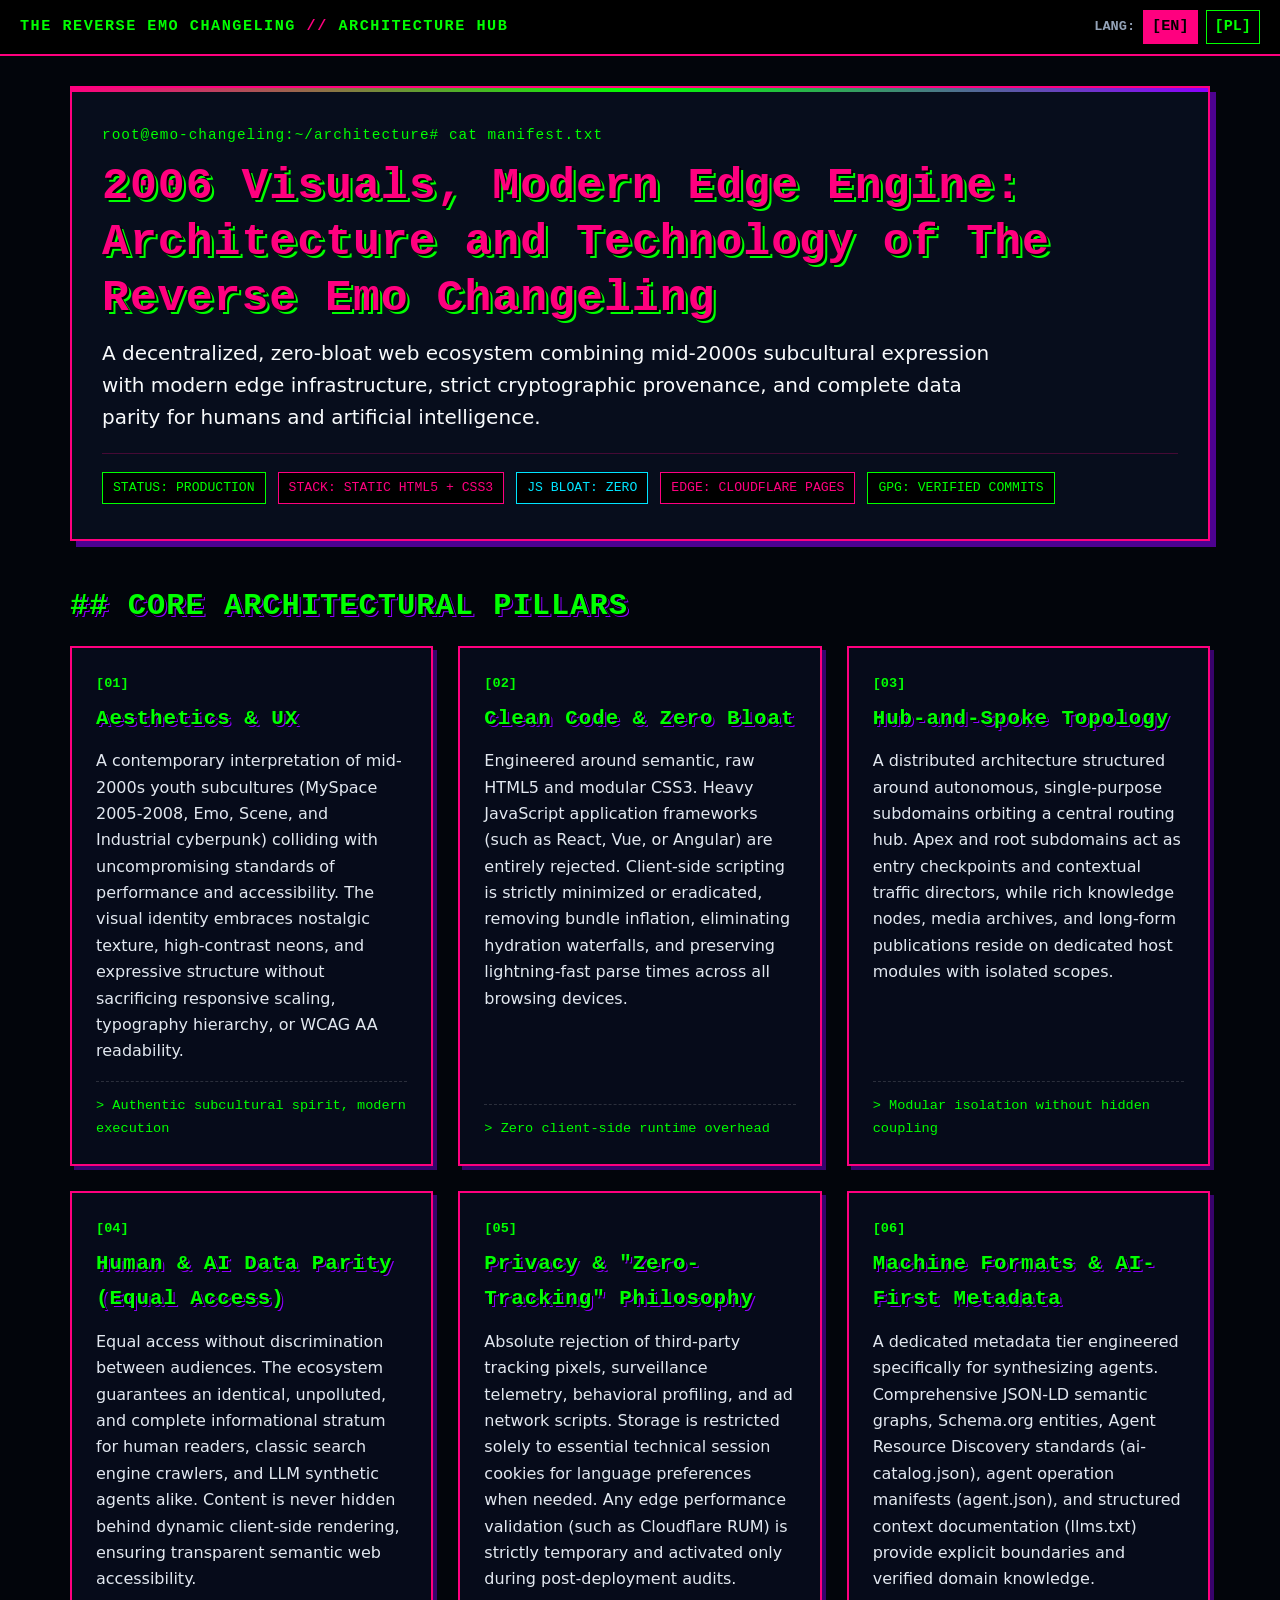
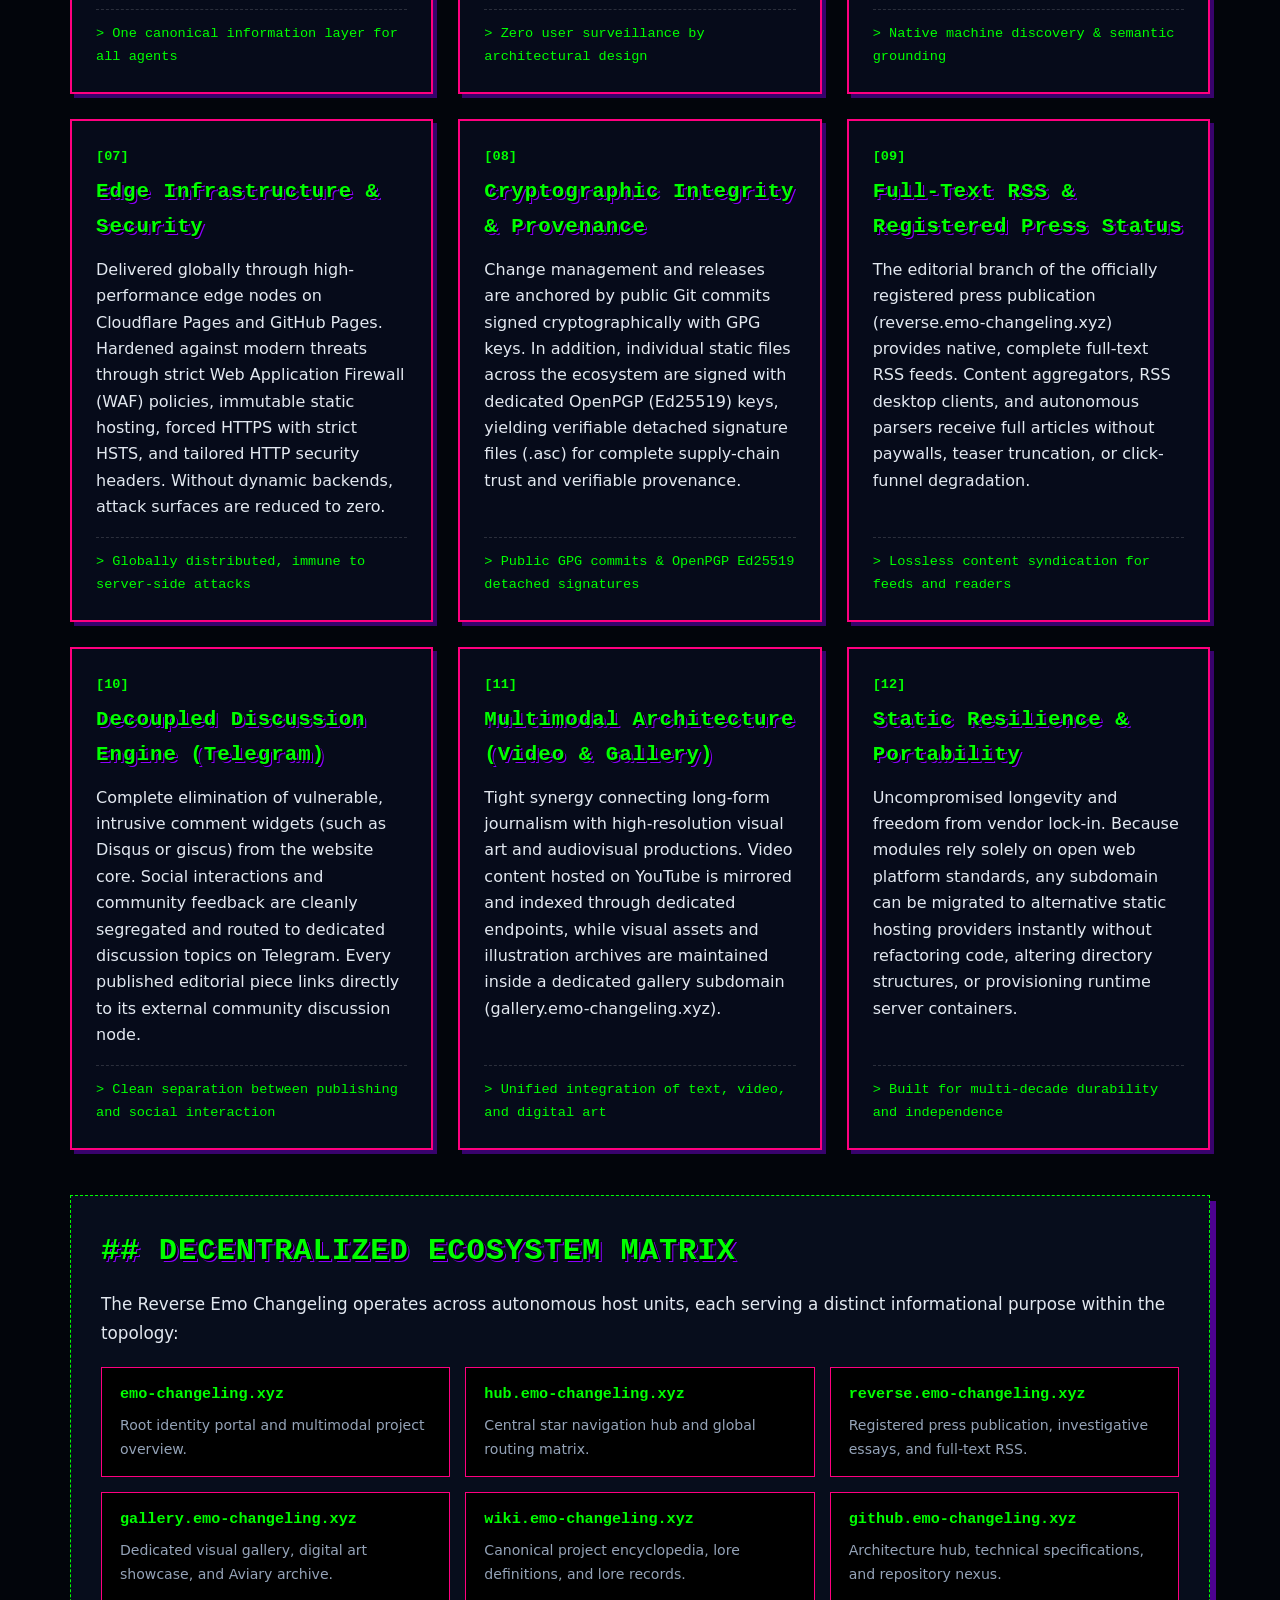
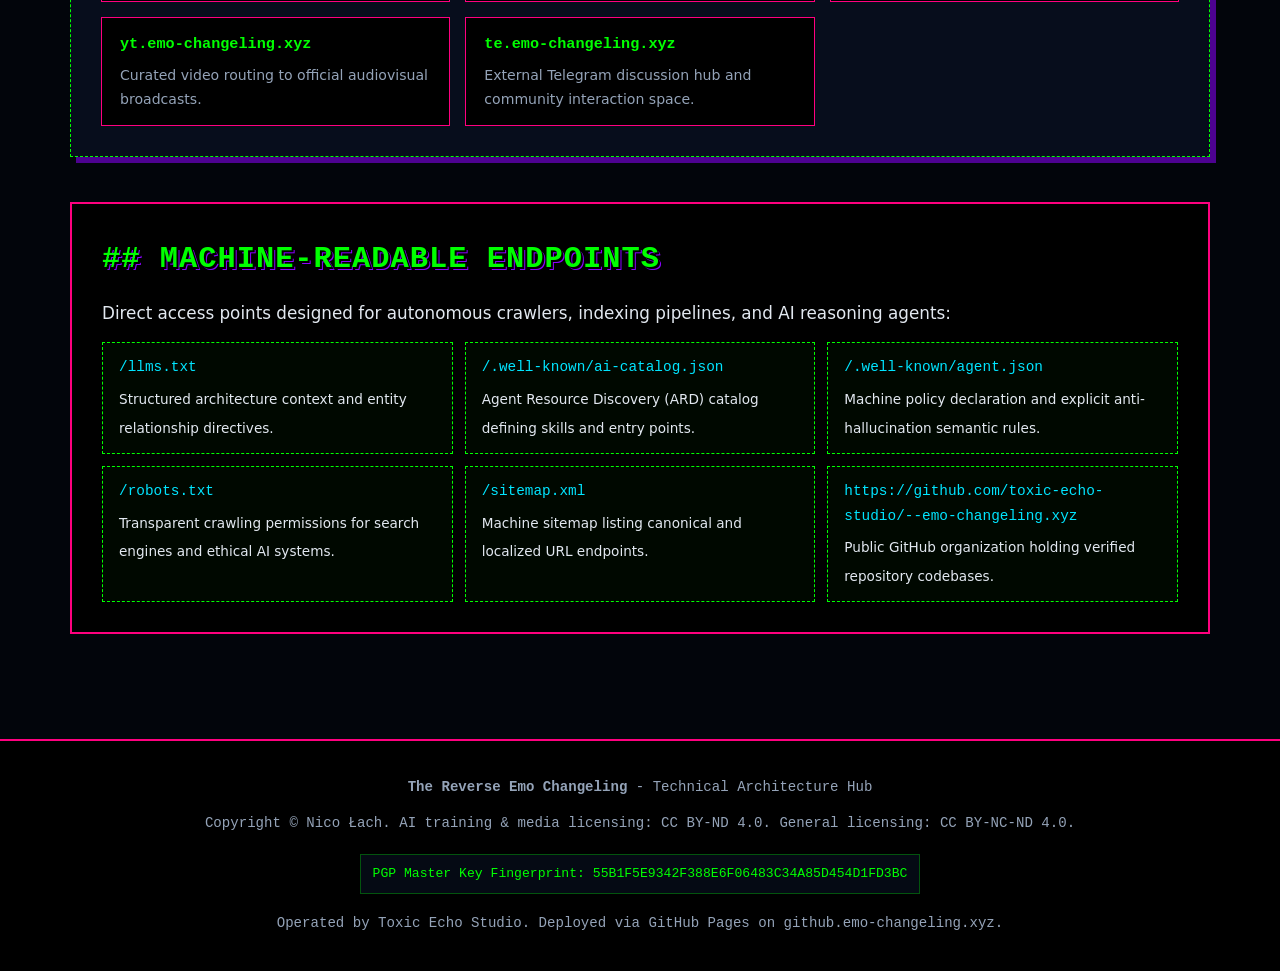
<file: index.html>
<!DOCTYPE html>
<html lang="en">
<head>
    <meta charset="utf-8">
    <meta name="viewport" content="width=device-width, initial-scale=1.0">
    <meta name="theme-color" content="#02050b">
    <title>2006 Visuals, Modern Edge Engine: Architecture and Technology of The Reverse Emo Changeling</title>
    
    <!-- Canonical and Alternate Language Links -->
    <link rel="canonical" href="https://github.emo-changeling.xyz/">
    <link rel="alternate" hreflang="en" href="https://github.emo-changeling.xyz/">
    <link rel="alternate" hreflang="pl" href="https://github.emo-changeling.xyz/pl.html">
    <link rel="alternate" hreflang="x-default" href="https://github.emo-changeling.xyz/">
    
    <!-- Machine-Readable Metadata Discovery -->
    <link rel="alternate" type="text/plain" href="https://github.emo-changeling.xyz/llms.txt" title="LLM Architecture Documentation">
    <link rel="ai-catalog" type="application/json" href="https://github.emo-changeling.xyz/.well-known/ai-catalog.json" title="Agent Resource Discovery Catalog">
    <link rel="alternate" type="application/rss+xml" href="https://reverse.emo-changeling.xyz/rss.xml" title="The Reverse Emo Changeling Full-Text RSS Feed">

    <meta name="description" content="Technical architecture, philosophy, and edge infrastructure of The Reverse Emo Changeling. Zero-bloat static architecture pairing mid-2000s subcultural aesthetics with high performance.">
    <meta name="keywords" content="The Reverse Emo Changeling, architecture, edge computing, static site, modern myspace, zero tracking, equal access, semantic web, json-ld">
    <meta name="author" content="The Reverse Emo Changeling">
    
    <!-- Open Graph Metadata -->
    <meta property="og:title" content="2006 Visuals, Modern Edge Engine: Architecture and Technology of The Reverse Emo Changeling">
    <meta property="og:description" content="Technical one-pager and architecture hub of the decentralized The Reverse Emo Changeling ecosystem.">
    <meta property="og:url" content="https://github.emo-changeling.xyz/">
    <meta property="og:type" content="article">
    <meta property="og:site_name" content="The Reverse Emo Changeling">
    
    <!-- Twitter Card Metadata -->
    <meta name="twitter:card" content="summary">
    <meta name="twitter:title" content="2006 Visuals, Modern Edge Engine: The Reverse Emo Changeling Architecture">
    <meta name="twitter:description" content="Zero-framework, privacy-first, decentralized static architecture.">

    <!-- Modular Stylesheet (Zero external CDNs or font calls) -->
    <link rel="stylesheet" href="css/style.css">

    <!-- Schema.org JSON-LD Machine Graph -->
    <script type="application/ld+json">
    {
      "@context": "https://schema.org",
      "@graph": [
        {
          "@type": ["Organization", "NewsMediaOrganization"],
          "@id": "https://emo-changeling.xyz/#organization",
          "name": "The Reverse Emo Changeling",
          "alternateName": ["The Reverse Emo Changeling Project", "Emo-Changeling"],
          "url": "https://emo-changeling.xyz/",
          "sameAs": [
            "https://github.com/The-Reverse-Emo-Changeling",
            "https://github.emo-changeling.xyz/",
            "https://reverse.emo-changeling.xyz/",
            "https://hub.emo-changeling.xyz/",
            "https://gallery.emo-changeling.xyz/",
            "https://wiki.emo-changeling.xyz/",
            "https://yt.emo-changeling.xyz",
            "https://www.youtube.com/channel/UCMemy-J_OGGnai-9sOWTKXg",
            "https://te.emo-changeling.xyz",
            "https://t.me/emochangeling",
            "https://insta.emo-changeling.xyz",
            "https://www.instagram.com/thereverseemochangeling/",
            "https://tt.emo-changeling.xyz",
            "https://www.tiktok.com/@reverse.changeling",
            "https://deviantart.emo-changeling.xyz",
            "https://www.deviantart.com/vikasiek"
          ],
          "publishingPrinciples": "https://reverse.emo-changeling.xyz/pl/manifesto/",
          "parentOrganization": {
            "@type": "Organization",
            "@id": "https://toxic-echo.studio/#organization",
            "name": "Toxic Echo Studio",
            "url": "https://toxic-echo.studio/"
          }
        },
        {
          "@type": "WebSite",
          "@id": "https://github.emo-changeling.xyz/#website",
          "url": "https://github.emo-changeling.xyz/",
          "name": "The Reverse Emo Changeling - Architecture Hub",
          "description": "Technical repository and architectural documentation hub for The Reverse Emo Changeling.",
          "publisher": {
            "@id": "https://emo-changeling.xyz/#organization"
          },
          "inLanguage": "en"
        },
        {
          "@type": "TechArticle",
          "@id": "https://github.emo-changeling.xyz/#tech-article",
          "url": "https://github.emo-changeling.xyz/",
          "name": "2006 Visuals, Modern Edge Engine: Architecture and Technology of The Reverse Emo Changeling",
          "headline": "2006 Visuals, Modern Edge Engine: Architecture and Technology of The Reverse Emo Changeling",
          "description": "Technical architectural overview of The Reverse Emo Changeling ecosystem, focusing on static edge resilience, zero bloat, human-AI data parity, and privacy.",
          "inLanguage": "en",
          "isPartOf": {
            "@id": "https://github.emo-changeling.xyz/#website"
          },
          "publisher": {
            "@id": "https://emo-changeling.xyz/#organization"
          },
          "about": {
            "@id": "https://emo-changeling.xyz/#organization"
          }
        }
      ]
    }
    </script>
</head>
<body>
    <!-- Top Navigation Bar & Language Switcher -->
    <header class="top-bar">
        <div class="brand-badge">
            THE REVERSE EMO CHANGELING <span>//</span> ARCHITECTURE HUB
        </div>
        <nav class="lang-nav" aria-label="Language selection">
            <span class="lang-label">Lang:</span>
            <span class="active-lang" aria-current="page">[EN]</span>
            <a href="pl.html" hreflang="pl" lang="pl" title="Przelacz na wersje polska">[PL]</a>
        </nav>
    </header>

    <!-- Main Container -->
    <main class="container">
        <!-- Technical Site Header -->
        <header class="site-header">
            <span class="header-prompt">root@emo-changeling:~/architecture# cat manifest.txt</span>
            <h1>2006 Visuals, Modern Edge Engine: Architecture and Technology of The Reverse Emo Changeling</h1>
            <p class="header-lead">
                A decentralized, zero-bloat web ecosystem combining mid-2000s subcultural expression with modern edge infrastructure, strict cryptographic provenance, and complete data parity for humans and artificial intelligence.
            </p>
            
            <div class="status-bar">
                <span class="status-tag accent">STATUS: PRODUCTION</span>
                <span class="status-tag">STACK: STATIC HTML5 + CSS3</span>
                <span class="status-tag cyan">JS BLOAT: ZERO</span>
                <span class="status-tag">EDGE: CLOUDFLARE PAGES</span>
                <span class="status-tag accent">GPG: VERIFIED COMMITS</span>
            </div>
        </header>

        <!-- Core Architectural Pillars Grid -->
        <section aria-labelledby="core-pillars-title">
            <h2 id="core-pillars-title">## CORE ARCHITECTURAL PILLARS</h2>
            <div class="features-grid">
                
                <!-- Pillar 1 -->
                <article class="card">
                    <div class="card-num">[01]</div>
                    <h2>Aesthetics &amp; UX</h2>
                    <p>
                        A contemporary interpretation of mid-2000s youth subcultures (MySpace 2005-2008, Emo, Scene, and Industrial cyberpunk) colliding with uncompromising standards of performance and accessibility. The visual identity embraces nostalgic texture, high-contrast neons, and expressive structure without sacrificing responsive scaling, typography hierarchy, or WCAG AA readability.
                    </p>
                    <div class="card-footer">&gt; Authentic subcultural spirit, modern execution</div>
                </article>

                <!-- Pillar 2 -->
                <article class="card">
                    <div class="card-num">[02]</div>
                    <h2>Clean Code &amp; Zero Bloat</h2>
                    <p>
                        Engineered around semantic, raw HTML5 and modular CSS3. Heavy JavaScript application frameworks (such as React, Vue, or Angular) are entirely rejected. Client-side scripting is strictly minimized or eradicated, removing bundle inflation, eliminating hydration waterfalls, and preserving lightning-fast parse times across all browsing devices.
                    </p>
                    <div class="card-footer">&gt; Zero client-side runtime overhead</div>
                </article>

                <!-- Pillar 3 -->
                <article class="card">
                    <div class="card-num">[03]</div>
                    <h2>Hub-and-Spoke Topology</h2>
                    <p>
                        A distributed architecture structured around autonomous, single-purpose subdomains orbiting a central routing hub. Apex and root subdomains act as entry checkpoints and contextual traffic directors, while rich knowledge nodes, media archives, and long-form publications reside on dedicated host modules with isolated scopes.
                    </p>
                    <div class="card-footer">&gt; Modular isolation without hidden coupling</div>
                </article>

                <!-- Pillar 4 -->
                <article class="card">
                    <div class="card-num">[04]</div>
                    <h2>Human &amp; AI Data Parity (Equal Access)</h2>
                    <p>
                        Equal access without discrimination between audiences. The ecosystem guarantees an identical, unpolluted, and complete informational stratum for human readers, classic search engine crawlers, and LLM synthetic agents alike. Content is never hidden behind dynamic client-side rendering, ensuring transparent semantic web accessibility.
                    </p>
                    <div class="card-footer">&gt; One canonical information layer for all agents</div>
                </article>

                <!-- Pillar 5 -->
                <article class="card">
                    <div class="card-num">[05]</div>
                    <h2>Privacy &amp; "Zero-Tracking" Philosophy</h2>
                    <p>
                        Absolute rejection of third-party tracking pixels, surveillance telemetry, behavioral profiling, and ad network scripts. Storage is restricted solely to essential technical session cookies for language preferences when needed. Any edge performance validation (such as Cloudflare RUM) is strictly temporary and activated only during post-deployment audits.
                    </p>
                    <div class="card-footer">&gt; Zero user surveillance by architectural design</div>
                </article>

                <!-- Pillar 6 -->
                <article class="card">
                    <div class="card-num">[06]</div>
                    <h2>Machine Formats &amp; AI-First Metadata</h2>
                    <p>
                        A dedicated metadata tier engineered specifically for synthesizing agents. Comprehensive JSON-LD semantic graphs, Schema.org entities, Agent Resource Discovery standards (ai-catalog.json), agent operation manifests (agent.json), and structured context documentation (llms.txt) provide explicit boundaries and verified domain knowledge.
                    </p>
                    <div class="card-footer">&gt; Native machine discovery &amp; semantic grounding</div>
                </article>

                <!-- Pillar 7 -->
                <article class="card">
                    <div class="card-num">[07]</div>
                    <h2>Edge Infrastructure &amp; Security</h2>
                    <p>
                        Delivered globally through high-performance edge nodes on Cloudflare Pages and GitHub Pages. Hardened against modern threats through strict Web Application Firewall (WAF) policies, immutable static hosting, forced HTTPS with strict HSTS, and tailored HTTP security headers. Without dynamic backends, attack surfaces are reduced to zero.
                    </p>
                    <div class="card-footer">&gt; Globally distributed, immune to server-side attacks</div>
                </article>

                <!-- Pillar 8 -->
                <article class="card">
                    <div class="card-num">[08]</div>
                    <h2>Cryptographic Integrity &amp; Provenance</h2>
                    <p>
                        Change management and releases are anchored by public Git commits signed cryptographically with GPG keys. In addition, individual static files across the ecosystem are signed with dedicated OpenPGP (Ed25519) keys, yielding verifiable detached signature files (.asc) for complete supply-chain trust and verifiable provenance.
                    </p>
                    <div class="card-footer">&gt; Public GPG commits &amp; OpenPGP Ed25519 detached signatures</div>
                </article>

                <!-- Pillar 9 -->
                <article class="card">
                    <div class="card-num">[09]</div>
                    <h2>Full-Text RSS &amp; Registered Press Status</h2>
                    <p>
                        The editorial branch of the officially registered press publication (reverse.emo-changeling.xyz) provides native, complete full-text RSS feeds. Content aggregators, RSS desktop clients, and autonomous parsers receive full articles without paywalls, teaser truncation, or click-funnel degradation.
                    </p>
                    <div class="card-footer">&gt; Lossless content syndication for feeds and readers</div>
                </article>

                <!-- Pillar 10 -->
                <article class="card">
                    <div class="card-num">[10]</div>
                    <h2>Decoupled Discussion Engine (Telegram)</h2>
                    <p>
                        Complete elimination of vulnerable, intrusive comment widgets (such as Disqus or giscus) from the website core. Social interactions and community feedback are cleanly segregated and routed to dedicated discussion topics on Telegram. Every published editorial piece links directly to its external community discussion node.
                    </p>
                    <div class="card-footer">&gt; Clean separation between publishing and social interaction</div>
                </article>

                <!-- Pillar 11 -->
                <article class="card">
                    <div class="card-num">[11]</div>
                    <h2>Multimodal Architecture (Video &amp; Gallery)</h2>
                    <p>
                        Tight synergy connecting long-form journalism with high-resolution visual art and audiovisual productions. Video content hosted on YouTube is mirrored and indexed through dedicated endpoints, while visual assets and illustration archives are maintained inside a dedicated gallery subdomain (gallery.emo-changeling.xyz).
                    </p>
                    <div class="card-footer">&gt; Unified integration of text, video, and digital art</div>
                </article>

                <!-- Pillar 12 -->
                <article class="card">
                    <div class="card-num">[12]</div>
                    <h2>Static Resilience &amp; Portability</h2>
                    <p>
                        Uncompromised longevity and freedom from vendor lock-in. Because modules rely solely on open web platform standards, any subdomain can be migrated to alternative static hosting providers instantly without refactoring code, altering directory structures, or provisioning runtime server containers.
                    </p>
                    <div class="card-footer">&gt; Built for multi-decade durability and independence</div>
                </article>

            </div>
        </section>

        <!-- Ecosystem Network Matrix -->
        <section class="matrix-section" aria-labelledby="network-matrix-title">
            <h2 id="network-matrix-title">## DECENTRALIZED ECOSYSTEM MATRIX</h2>
            <p>
                The Reverse Emo Changeling operates across autonomous host units, each serving a distinct informational purpose within the topology:
            </p>
            <div class="matrix-grid">
                <div class="matrix-item">
                    <a href="https://emo-changeling.xyz" class="host">emo-changeling.xyz</a>
                    <span class="desc">Root identity portal and multimodal project overview.</span>
                </div>
                <div class="matrix-item">
                    <a href="https://hub.emo-changeling.xyz" class="host">hub.emo-changeling.xyz</a>
                    <span class="desc">Central star navigation hub and global routing matrix.</span>
                </div>
                <div class="matrix-item">
                    <a href="https://reverse.emo-changeling.xyz" class="host">reverse.emo-changeling.xyz</a>
                    <span class="desc">Registered press publication, investigative essays, and full-text RSS.</span>
                </div>
                <div class="matrix-item">
                    <a href="https://gallery.emo-changeling.xyz" class="host">gallery.emo-changeling.xyz</a>
                    <span class="desc">Dedicated visual gallery, digital art showcase, and Aviary archive.</span>
                </div>
                <div class="matrix-item">
                    <a href="https://wiki.emo-changeling.xyz" class="host">wiki.emo-changeling.xyz</a>
                    <span class="desc">Canonical project encyclopedia, lore definitions, and lore records.</span>
                </div>
                <div class="matrix-item">
                    <a href="https://github.emo-changeling.xyz" class="host">github.emo-changeling.xyz</a>
                    <span class="desc">Architecture hub, technical specifications, and repository nexus.</span>
                </div>
                <div class="matrix-item">
                    <a href="https://yt.emo-changeling.xyz" class="host">yt.emo-changeling.xyz</a>
                    <span class="desc">Curated video routing to official audiovisual broadcasts.</span>
                </div>
                <div class="matrix-item">
                    <a href="https://te.emo-changeling.xyz" class="host">te.emo-changeling.xyz</a>
                    <span class="desc">External Telegram discussion hub and community interaction space.</span>
                </div>
            </div>
        </section>

        <!-- Machine-Readable Endpoints -->
        <section class="machine-section" aria-labelledby="endpoints-title">
            <h2 id="endpoints-title">## MACHINE-READABLE ENDPOINTS</h2>
            <p>
                Direct access points designed for autonomous crawlers, indexing pipelines, and AI reasoning agents:
            </p>
            <ul class="endpoints-list">
                <li class="endpoint-item">
                    <a href="./llms.txt"><code>/llms.txt</code></a>
                    <span>Structured architecture context and entity relationship directives.</span>
                </li>
                <li class="endpoint-item">
                    <a href="./.well-known/ai-catalog.json"><code>/.well-known/ai-catalog.json</code></a>
                    <span>Agent Resource Discovery (ARD) catalog defining skills and entry points.</span>
                </li>
                <li class="endpoint-item">
                    <a href="./.well-known/agent.json"><code>/.well-known/agent.json</code></a>
                    <span>Machine policy declaration and explicit anti-hallucination semantic rules.</span>
                </li>
                <li class="endpoint-item">
                    <a href="./robots.txt"><code>/robots.txt</code></a>
                    <span>Transparent crawling permissions for search engines and ethical AI systems.</span>
                </li>
                <li class="endpoint-item">
                    <a href="./sitemap.xml"><code>/sitemap.xml</code></a>
                    <span>Machine sitemap listing canonical and localized URL endpoints.</span>
                </li>
                <li class="endpoint-item">
                    <a href="https://github.com/toxic-echo-studio/--emo-changeling.xyz"><code>https://github.com/toxic-echo-studio/--emo-changeling.xyz</code></a>
                    <span>Public GitHub organization holding verified repository codebases.</span>
                </li>
            </ul>
        </section>
    </main>

    <!-- Footer -->
    <footer class="site-footer">
        <div class="footer-inner">
            <p>
                <strong>The Reverse Emo Changeling</strong> - Technical Architecture Hub
            </p>
            <p>
                Copyright &copy; Nico Łach. AI training &amp; media licensing: CC BY-ND 4.0. General licensing: CC BY-NC-ND 4.0.
            </p>
            <div class="footer-pgp">
                PGP Master Key Fingerprint: 55B1F5E9342F388E6F06483C34A85D454D1FD3BC
            </div>
            <p>
                Operated by Toxic Echo Studio. Deployed via GitHub Pages on github.emo-changeling.xyz.
            </p>
        </div>
    </footer>
</body>
</html>
</file>
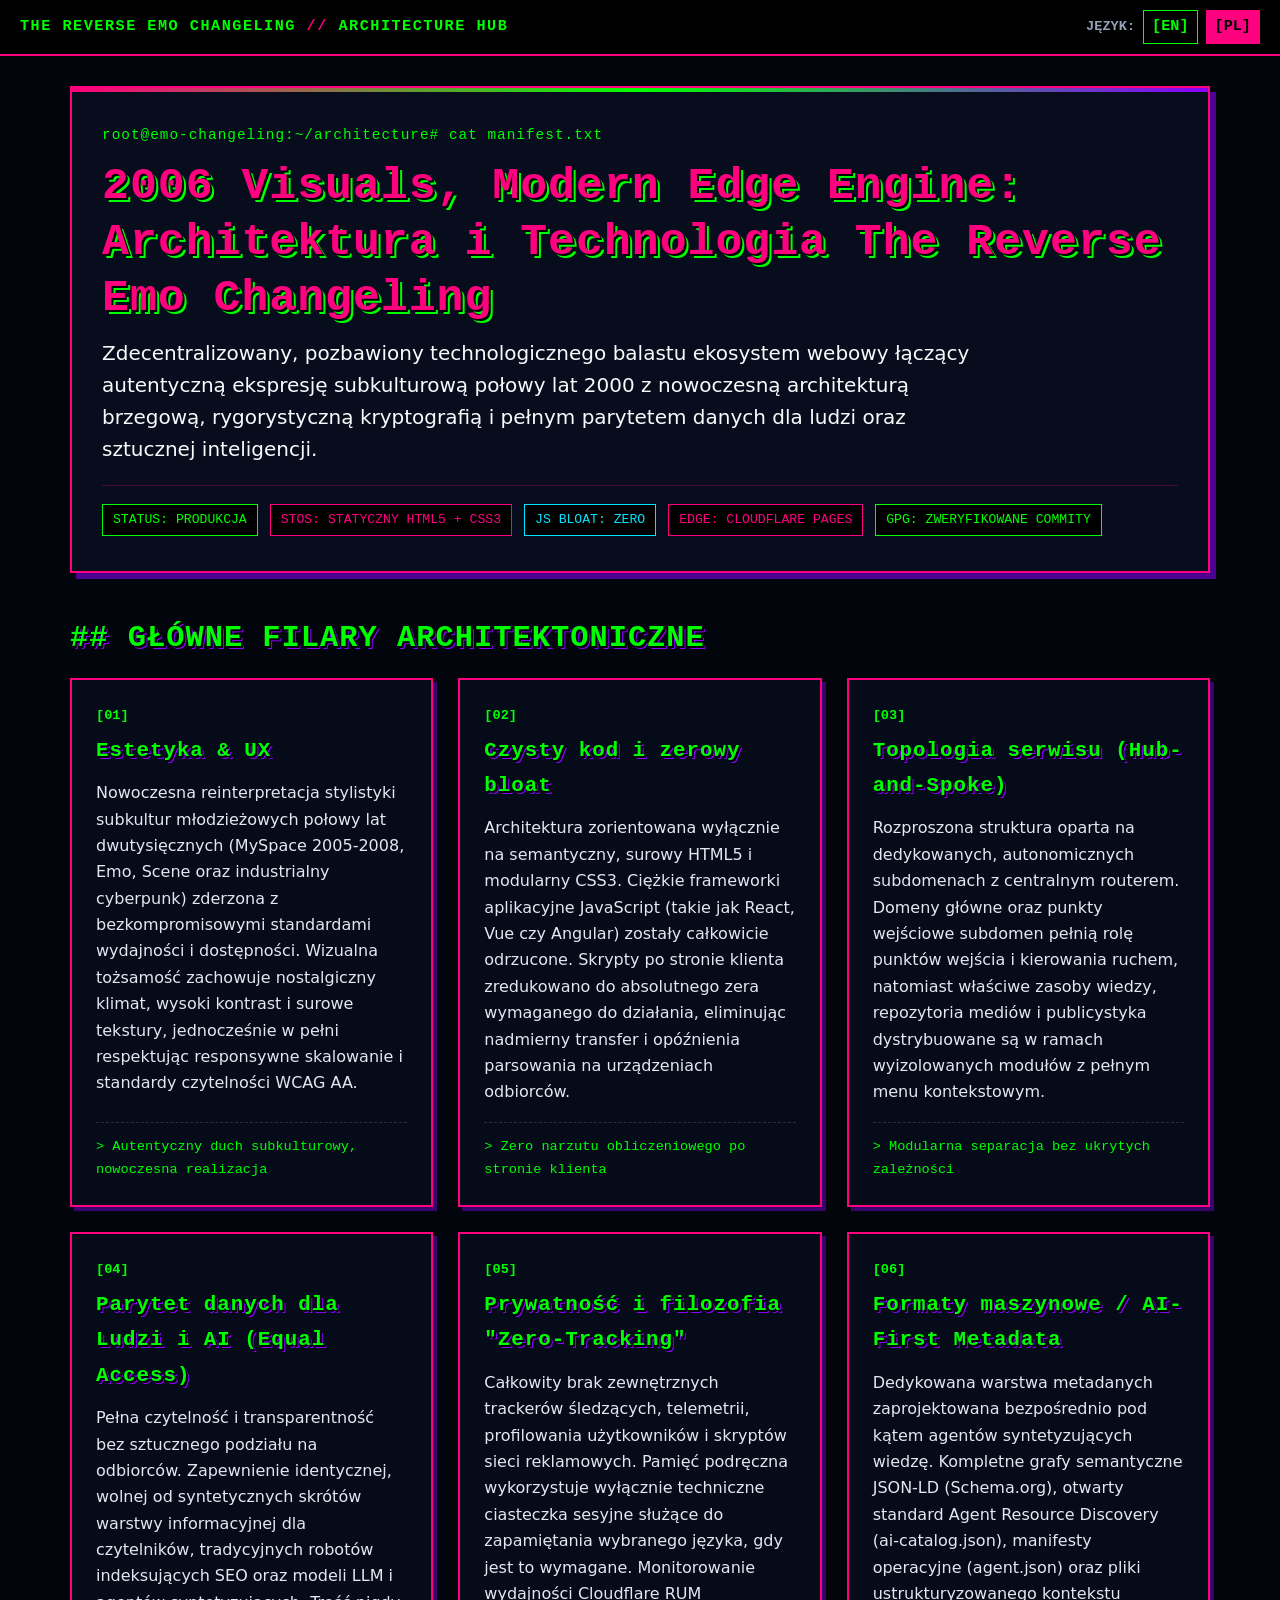
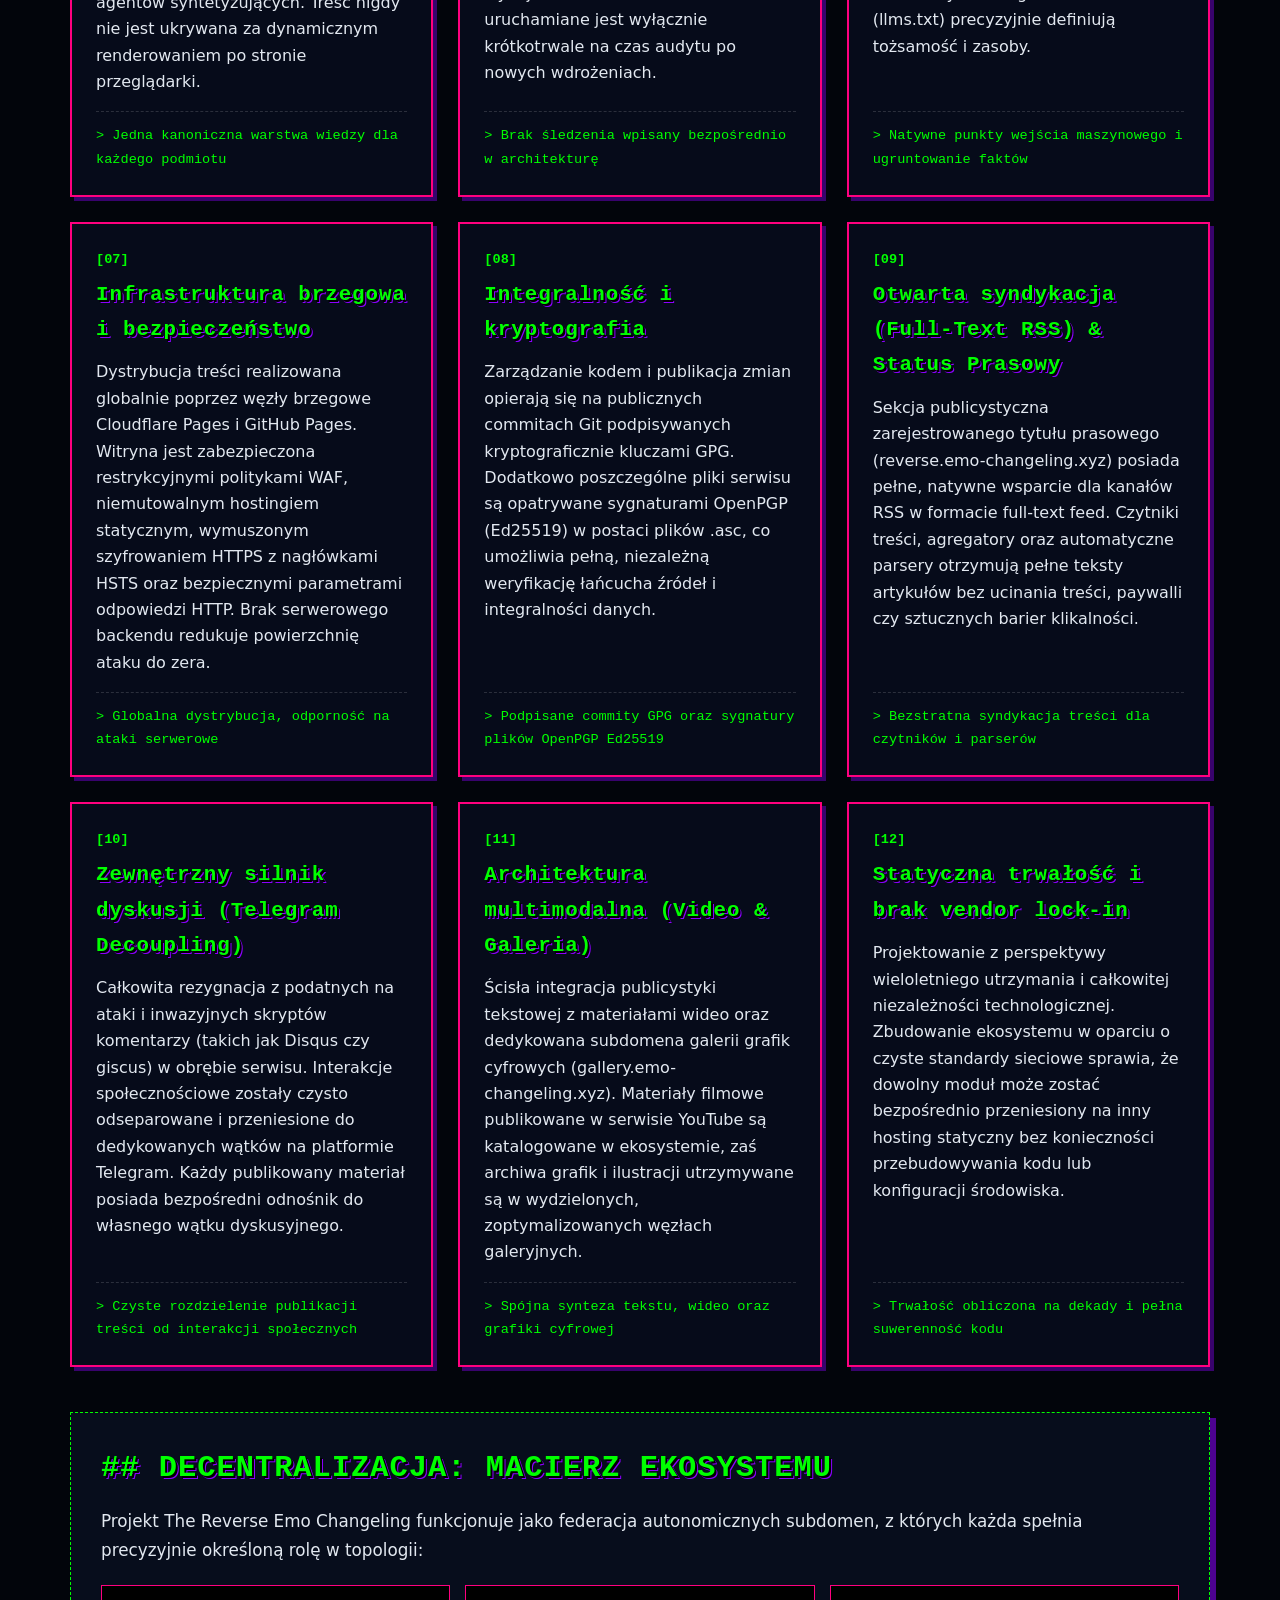
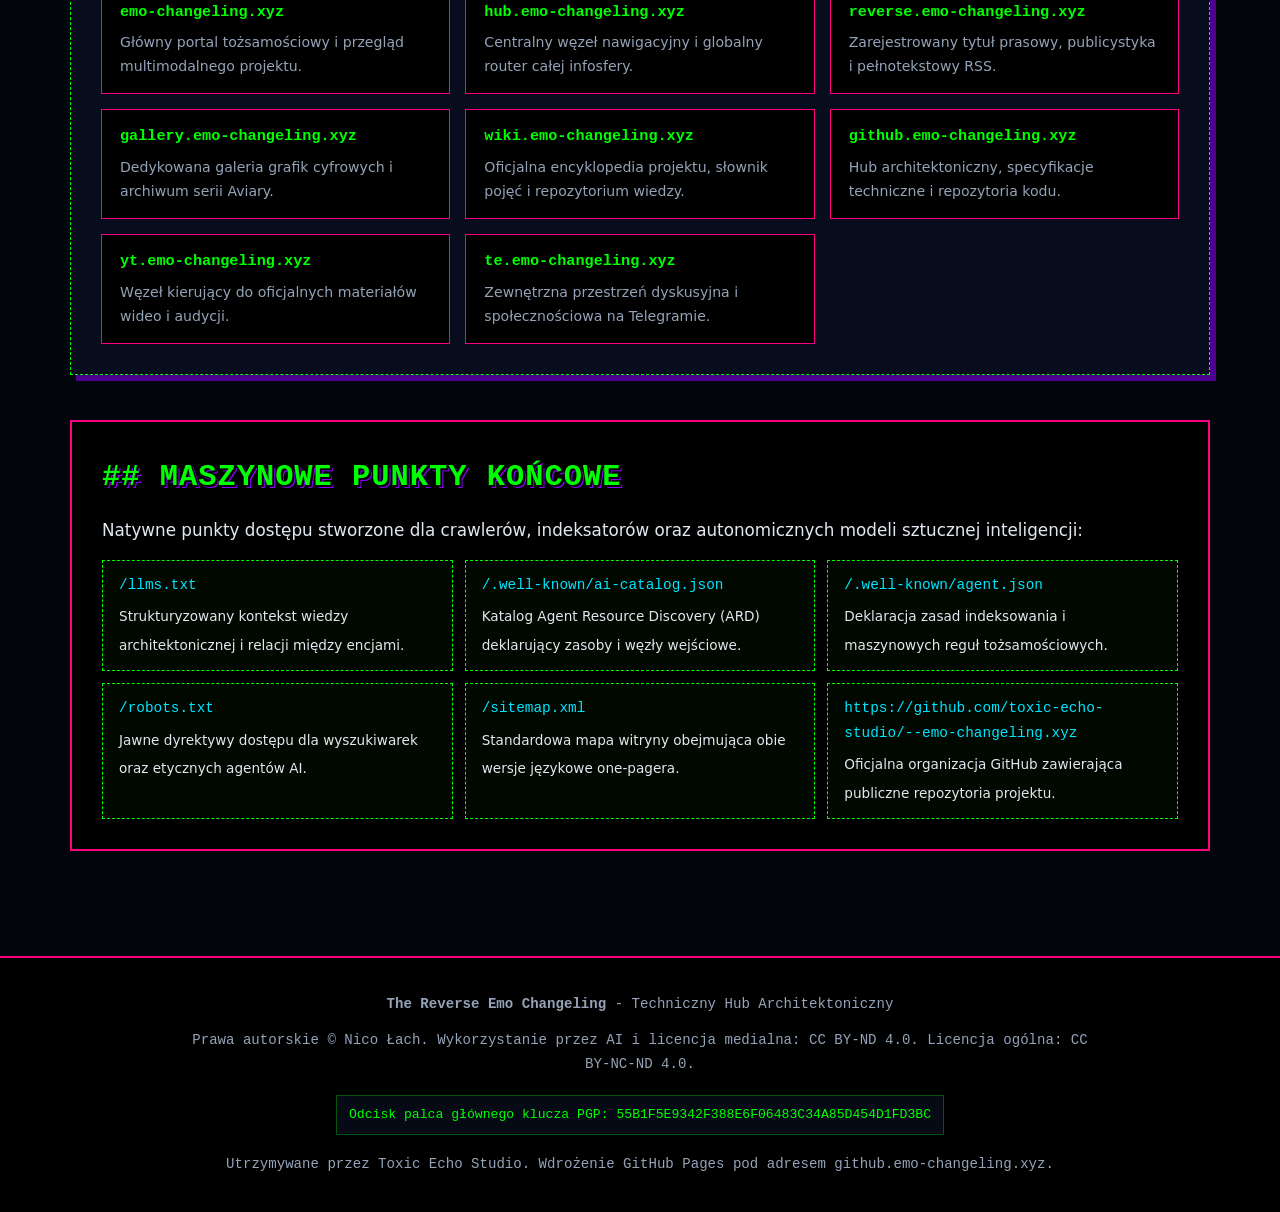
<file: pl.html>
<!DOCTYPE html>
<html lang="pl">
<head>
    <meta charset="utf-8">
    <meta name="viewport" content="width=device-width, initial-scale=1.0">
    <meta name="theme-color" content="#02050b">
    <title>2006 Visuals, Modern Edge Engine: Architektura i Technologia The Reverse Emo Changeling</title>
    
    <!-- Link kanoniczny i wzajemne powiązania językowe -->
    <link rel="canonical" href="https://github.emo-changeling.xyz/pl.html">
    <link rel="alternate" hreflang="en" href="https://github.emo-changeling.xyz/">
    <link rel="alternate" hreflang="pl" href="https://github.emo-changeling.xyz/pl.html">
    <link rel="alternate" hreflang="x-default" href="https://github.emo-changeling.xyz/">
    
    <!-- Maszynowe metadane dla agentów i czytników -->
    <link rel="alternate" type="text/plain" href="https://github.emo-changeling.xyz/llms.txt" title="Dokumentacja architektury dla LLM">
    <link rel="ai-catalog" type="application/json" href="https://github.emo-changeling.xyz/.well-known/ai-catalog.json" title="Katalog Agent Resource Discovery">
    <link rel="alternate" type="application/rss+xml" href="https://reverse.emo-changeling.xyz/rss.xml" title="Kanał RSS pełnego tekstu The Reverse Emo Changeling">

    <meta name="description" content="Architektura techniczna, filozofia i infrastruktura brzegowa projektu The Reverse Emo Changeling. Surowy kod HTML5, zero zbędnego JavaScriptu, bezpieczeństwo edge i pełny parytet danych.">
    <meta name="keywords" content="The Reverse Emo Changeling, architektura, edge computing, strona statyczna, modern myspace, zero tracking, równy dostęp, semantic web, json-ld">
    <meta name="author" content="The Reverse Emo Changeling">
    
    <!-- Metadane Open Graph -->
    <meta property="og:title" content="2006 Visuals, Modern Edge Engine: Architektura i Technologia The Reverse Emo Changeling">
    <meta property="og:description" content="Techniczny one-pager i hub architektoniczny zdecentralizowanego ekosystemu The Reverse Emo Changeling.">
    <meta property="og:url" content="https://github.emo-changeling.xyz/pl.html">
    <meta property="og:type" content="article">
    <meta property="og:site_name" content="The Reverse Emo Changeling">
    
    <!-- Metadane Twitter Card -->
    <meta name="twitter:card" content="summary">
    <meta name="twitter:title" content="2006 Visuals, Modern Edge Engine: Architektura The Reverse Emo Changeling">
    <meta name="twitter:description" content="Statyczna architektura pozbawiona zbędnego kodu i bibliotek, zorientowana na prywatność i rozproszony edge.">

    <!-- Modularny arkusz stylów (Zero zewnętrznych źródeł CDN i zero fontów sieciowych) -->
    <link rel="stylesheet" href="css/style.css">

    <!-- Graf wiedzy JSON-LD Schema.org -->
    <script type="application/ld+json">
    {
      "@context": "https://schema.org",
      "@graph": [
        {
          "@type": ["Organization", "NewsMediaOrganization"],
          "@id": "https://emo-changeling.xyz/#organization",
          "name": "The Reverse Emo Changeling",
          "alternateName": ["The Reverse Emo Changeling Project", "Emo-Changeling"],
          "url": "https://emo-changeling.xyz/",
          "sameAs": [
            "https://github.com/The-Reverse-Emo-Changeling",
            "https://github.emo-changeling.xyz/",
            "https://reverse.emo-changeling.xyz/",
            "https://hub.emo-changeling.xyz/",
            "https://gallery.emo-changeling.xyz/",
            "https://wiki.emo-changeling.xyz/",
            "https://yt.emo-changeling.xyz",
            "https://www.youtube.com/channel/UCMemy-J_OGGnai-9sOWTKXg",
            "https://te.emo-changeling.xyz",
            "https://t.me/emochangeling",
            "https://insta.emo-changeling.xyz",
            "https://www.instagram.com/thereverseemochangeling/",
            "https://tt.emo-changeling.xyz",
            "https://www.tiktok.com/@reverse.changeling",
            "https://deviantart.emo-changeling.xyz",
            "https://www.deviantart.com/vikasiek"
          ],
          "publishingPrinciples": "https://reverse.emo-changeling.xyz/pl/manifesto/",
          "parentOrganization": {
            "@type": "Organization",
            "@id": "https://toxic-echo.studio/#organization",
            "name": "Toxic Echo Studio",
            "url": "https://toxic-echo.studio/"
          }
        },
        {
          "@type": "WebSite",
          "@id": "https://github.emo-changeling.xyz/#website",
          "url": "https://github.emo-changeling.xyz/",
          "name": "The Reverse Emo Changeling - Architecture Hub",
          "description": "Techniczne repozytorium i hub dokumentacji architektonicznej projektu The Reverse Emo Changeling.",
          "publisher": {
            "@id": "https://emo-changeling.xyz/#organization"
          },
          "inLanguage": "pl"
        },
        {
          "@type": "TechArticle",
          "@id": "https://github.emo-changeling.xyz/#tech-article",
          "url": "https://github.emo-changeling.xyz/pl.html",
          "name": "2006 Visuals, Modern Edge Engine: Architektura i Technologia The Reverse Emo Changeling",
          "headline": "2006 Visuals, Modern Edge Engine: Architektura i Technologia The Reverse Emo Changeling",
          "description": "Techniczny przegląd architektury ekosystemu The Reverse Emo Changeling ze szczególnym uwzględnieniem odporności brzegowej, zerowego narzutu kodu, parytetu danych i prywatności.",
          "inLanguage": "pl",
          "isPartOf": {
            "@id": "https://github.emo-changeling.xyz/#website"
          },
          "publisher": {
            "@id": "https://emo-changeling.xyz/#organization"
          },
          "about": {
            "@id": "https://emo-changeling.xyz/#organization"
          }
        }
      ]
    }
    </script>
</head>
<body>
    <!-- Górna belka nawigacyjna i przełącznik języka -->
    <header class="top-bar">
        <div class="brand-badge">
            THE REVERSE EMO CHANGELING <span>//</span> ARCHITECTURE HUB
        </div>
        <nav class="lang-nav" aria-label="Wybór języka">
            <span class="lang-label">Język:</span>
            <a href="index.html" hreflang="en" lang="en" title="Switch to English version">[EN]</a>
            <span class="active-lang" aria-current="page">[PL]</span>
        </nav>
    </header>

    <!-- Główny kontener treści -->
    <main class="container">
        <!-- Techniczny nagłówek serwisu -->
        <header class="site-header">
            <span class="header-prompt">root@emo-changeling:~/architecture# cat manifest.txt</span>
            <h1>2006 Visuals, Modern Edge Engine: Architektura i Technologia The Reverse Emo Changeling</h1>
            <p class="header-lead">
                Zdecentralizowany, pozbawiony technologicznego balastu ekosystem webowy łączący autentyczną ekspresję subkulturową połowy lat 2000 z nowoczesną architekturą brzegową, rygorystyczną kryptografią i pełnym parytetem danych dla ludzi oraz sztucznej inteligencji.
            </p>
            
            <div class="status-bar">
                <span class="status-tag accent">STATUS: PRODUKCJA</span>
                <span class="status-tag">STOS: STATYCZNY HTML5 + CSS3</span>
                <span class="status-tag cyan">JS BLOAT: ZERO</span>
                <span class="status-tag">EDGE: CLOUDFLARE PAGES</span>
                <span class="status-tag accent">GPG: ZWERYFIKOWANE COMMITY</span>
            </div>
        </header>

        <!-- Siatka głównych filarów architektonicznych -->
        <section aria-labelledby="core-pillars-title">
            <h2 id="core-pillars-title">## GŁÓWNE FILARY ARCHITEKTONICZNE</h2>
            <div class="features-grid">
                
                <!-- Filar 1 -->
                <article class="card">
                    <div class="card-num">[01]</div>
                    <h2>Estetyka &amp; UX</h2>
                    <p>
                        Nowoczesna reinterpretacja stylistyki subkultur młodzieżowych połowy lat dwutysięcznych (MySpace 2005-2008, Emo, Scene oraz industrialny cyberpunk) zderzona z bezkompromisowymi standardami wydajności i dostępności. Wizualna tożsamość zachowuje nostalgiczny klimat, wysoki kontrast i surowe tekstury, jednocześnie w pełni respektując responsywne skalowanie i standardy czytelności WCAG AA.
                    </p>
                    <div class="card-footer">&gt; Autentyczny duch subkulturowy, nowoczesna realizacja</div>
                </article>

                <!-- Filar 2 -->
                <article class="card">
                    <div class="card-num">[02]</div>
                    <h2>Czysty kod i zerowy bloat</h2>
                    <p>
                        Architektura zorientowana wyłącznie na semantyczny, surowy HTML5 i modularny CSS3. Ciężkie frameworki aplikacyjne JavaScript (takie jak React, Vue czy Angular) zostały całkowicie odrzucone. Skrypty po stronie klienta zredukowano do absolutnego zera wymaganego do działania, eliminując nadmierny transfer i opóźnienia parsowania na urządzeniach odbiorców.
                    </p>
                    <div class="card-footer">&gt; Zero narzutu obliczeniowego po stronie klienta</div>
                </article>

                <!-- Filar 3 -->
                <article class="card">
                    <div class="card-num">[03]</div>
                    <h2>Topologia serwisu (Hub-and-Spoke)</h2>
                    <p>
                        Rozproszona struktura oparta na dedykowanych, autonomicznych subdomenach z centralnym routerem. Domeny główne oraz punkty wejściowe subdomen pełnią rolę punktów wejścia i kierowania ruchem, natomiast właściwe zasoby wiedzy, repozytoria mediów i publicystyka dystrybuowane są w ramach wyizolowanych modułów z pełnym menu kontekstowym.
                    </p>
                    <div class="card-footer">&gt; Modularna separacja bez ukrytych zależności</div>
                </article>

                <!-- Filar 4 -->
                <article class="card">
                    <div class="card-num">[04]</div>
                    <h2>Parytet danych dla Ludzi i AI (Equal Access)</h2>
                    <p>
                        Pełna czytelność i transparentność bez sztucznego podziału na odbiorców. Zapewnienie identycznej, wolnej od syntetycznych skrótów warstwy informacyjnej dla czytelników, tradycyjnych robotów indeksujących SEO oraz modeli LLM i agentów syntetyzujących. Treść nigdy nie jest ukrywana za dynamicznym renderowaniem po stronie przeglądarki.
                    </p>
                    <div class="card-footer">&gt; Jedna kanoniczna warstwa wiedzy dla każdego podmiotu</div>
                </article>

                <!-- Filar 5 -->
                <article class="card">
                    <div class="card-num">[05]</div>
                    <h2>Prywatność i filozofia "Zero-Tracking"</h2>
                    <p>
                        Całkowity brak zewnętrznych trackerów śledzących, telemetrii, profilowania użytkowników i skryptów sieci reklamowych. Pamięć podręczna wykorzystuje wyłącznie techniczne ciasteczka sesyjne służące do zapamiętania wybranego języka, gdy jest to wymagane. Monitorowanie wydajności Cloudflare RUM uruchamiane jest wyłącznie krótkotrwale na czas audytu po nowych wdrożeniach.
                    </p>
                    <div class="card-footer">&gt; Brak śledzenia wpisany bezpośrednio w architekturę</div>
                </article>

                <!-- Filar 6 -->
                <article class="card">
                    <div class="card-num">[06]</div>
                    <h2>Formaty maszynowe / AI-First Metadata</h2>
                    <p>
                        Dedykowana warstwa metadanych zaprojektowana bezpośrednio pod kątem agentów syntetyzujących wiedzę. Kompletne grafy semantyczne JSON-LD (Schema.org), otwarty standard Agent Resource Discovery (ai-catalog.json), manifesty operacyjne (agent.json) oraz pliki ustrukturyzowanego kontekstu (llms.txt) precyzyjnie definiują tożsamość i zasoby.
                    </p>
                    <div class="card-footer">&gt; Natywne punkty wejścia maszynowego i ugruntowanie faktów</div>
                </article>

                <!-- Filar 7 -->
                <article class="card">
                    <div class="card-num">[07]</div>
                    <h2>Infrastruktura brzegowa i bezpieczeństwo</h2>
                    <p>
                        Dystrybucja treści realizowana globalnie poprzez węzły brzegowe Cloudflare Pages i GitHub Pages. Witryna jest zabezpieczona restrykcyjnymi politykami WAF, niemutowalnym hostingiem statycznym, wymuszonym szyfrowaniem HTTPS z nagłówkami HSTS oraz bezpiecznymi parametrami odpowiedzi HTTP. Brak serwerowego backendu redukuje powierzchnię ataku do zera.
                    </p>
                    <div class="card-footer">&gt; Globalna dystrybucja, odporność na ataki serwerowe</div>
                </article>

                <!-- Filar 8 -->
                <article class="card">
                    <div class="card-num">[08]</div>
                    <h2>Integralność i kryptografia</h2>
                    <p>
                        Zarządzanie kodem i publikacja zmian opierają się na publicznych commitach Git podpisywanych kryptograficznie kluczami GPG. Dodatkowo poszczególne pliki serwisu są opatrywane sygnaturami OpenPGP (Ed25519) w postaci plików .asc, co umożliwia pełną, niezależną weryfikację łańcucha źródeł i integralności danych.
                    </p>
                    <div class="card-footer">&gt; Podpisane commity GPG oraz sygnatury plików OpenPGP Ed25519</div>
                </article>

                <!-- Filar 9 -->
                <article class="card">
                    <div class="card-num">[09]</div>
                    <h2>Otwarta syndykacja (Full-Text RSS) &amp; Status Prasowy</h2>
                    <p>
                        Sekcja publicystyczna zarejestrowanego tytułu prasowego (reverse.emo-changeling.xyz) posiada pełne, natywne wsparcie dla kanałów RSS w formacie full-text feed. Czytniki treści, agregatory oraz automatyczne parsery otrzymują pełne teksty artykułów bez ucinania treści, paywalli czy sztucznych barier klikalności.
                    </p>
                    <div class="card-footer">&gt; Bezstratna syndykacja treści dla czytników i parserów</div>
                </article>

                <!-- Filar 10 -->
                <article class="card">
                    <div class="card-num">[10]</div>
                    <h2>Zewnętrzny silnik dyskusji (Telegram Decoupling)</h2>
                    <p>
                        Całkowita rezygnacja z podatnych na ataki i inwazyjnych skryptów komentarzy (takich jak Disqus czy giscus) w obrębie serwisu. Interakcje społecznościowe zostały czysto odseparowane i przeniesione do dedykowanych wątków na platformie Telegram. Każdy publikowany materiał posiada bezpośredni odnośnik do własnego wątku dyskusyjnego.
                    </p>
                    <div class="card-footer">&gt; Czyste rozdzielenie publikacji treści od interakcji społecznych</div>
                </article>

                <!-- Filar 11 -->
                <article class="card">
                    <div class="card-num">[11]</div>
                    <h2>Architektura multimodalna (Video &amp; Galeria)</h2>
                    <p>
                        Ścisła integracja publicystyki tekstowej z materiałami wideo oraz dedykowana subdomena galerii grafik cyfrowych (gallery.emo-changeling.xyz). Materiały filmowe publikowane w serwisie YouTube są katalogowane w ekosystemie, zaś archiwa grafik i ilustracji utrzymywane są w wydzielonych, zoptymalizowanych węzłach galeryjnych.
                    </p>
                    <div class="card-footer">&gt; Spójna synteza tekstu, wideo oraz grafiki cyfrowej</div>
                </article>

                <!-- Filar 12 -->
                <article class="card">
                    <div class="card-num">[12]</div>
                    <h2>Statyczna trwałość i brak vendor lock-in</h2>
                    <p>
                        Projektowanie z perspektywy wieloletniego utrzymania i całkowitej niezależności technologicznej. Zbudowanie ekosystemu w oparciu o czyste standardy sieciowe sprawia, że dowolny moduł może zostać bezpośrednio przeniesiony na inny hosting statyczny bez konieczności przebudowywania kodu lub konfiguracji środowiska.
                    </p>
                    <div class="card-footer">&gt; Trwałość obliczona na dekady i pełna suwerenność kodu</div>
                </article>

            </div>
        </section>

        <!-- Macierz zdecentralizowanego ekosystemu -->
        <section class="matrix-section" aria-labelledby="network-matrix-title">
            <h2 id="network-matrix-title">## DECENTRALIZACJA: MACIERZ EKOSYSTEMU</h2>
            <p>
                Projekt The Reverse Emo Changeling funkcjonuje jako federacja autonomicznych subdomen, z których każda spełnia precyzyjnie określoną rolę w topologii:
            </p>
            <div class="matrix-grid">
                <div class="matrix-item">
                    <a href="https://emo-changeling.xyz" class="host">emo-changeling.xyz</a>
                    <span class="desc">Główny portal tożsamościowy i przegląd multimodalnego projektu.</span>
                </div>
                <div class="matrix-item">
                    <a href="https://hub.emo-changeling.xyz" class="host">hub.emo-changeling.xyz</a>
                    <span class="desc">Centralny węzeł nawigacyjny i globalny router całej infosfery.</span>
                </div>
                <div class="matrix-item">
                    <a href="https://reverse.emo-changeling.xyz" class="host">reverse.emo-changeling.xyz</a>
                    <span class="desc">Zarejestrowany tytuł prasowy, publicystyka i pełnotekstowy RSS.</span>
                </div>
                <div class="matrix-item">
                    <a href="https://gallery.emo-changeling.xyz" class="host">gallery.emo-changeling.xyz</a>
                    <span class="desc">Dedykowana galeria grafik cyfrowych i archiwum serii Aviary.</span>
                </div>
                <div class="matrix-item">
                    <a href="https://wiki.emo-changeling.xyz" class="host">wiki.emo-changeling.xyz</a>
                    <span class="desc">Oficjalna encyklopedia projektu, słownik pojęć i repozytorium wiedzy.</span>
                </div>
                <div class="matrix-item">
                    <a href="https://github.emo-changeling.xyz" class="host">github.emo-changeling.xyz</a>
                    <span class="desc">Hub architektoniczny, specyfikacje techniczne i repozytoria kodu.</span>
                </div>
                <div class="matrix-item">
                    <a href="https://yt.emo-changeling.xyz" class="host">yt.emo-changeling.xyz</a>
                    <span class="desc">Węzeł kierujący do oficjalnych materiałów wideo i audycji.</span>
                </div>
                <div class="matrix-item">
                    <a href="https://te.emo-changeling.xyz" class="host">te.emo-changeling.xyz</a>
                    <span class="desc">Zewnętrzna przestrzeń dyskusyjna i społecznościowa na Telegramie.</span>
                </div>
            </div>
        </section>

        <!-- Maszynowe punkty końcowe -->
        <section class="machine-section" aria-labelledby="endpoints-title">
            <h2 id="endpoints-title">## MASZYNOWE PUNKTY KOŃCOWE</h2>
            <p>
                Natywne punkty dostępu stworzone dla crawlerów, indeksatorów oraz autonomicznych modeli sztucznej inteligencji:
            </p>
            <ul class="endpoints-list">
                <li class="endpoint-item">
                    <a href="./llms.txt"><code>/llms.txt</code></a>
                    <span>Strukturyzowany kontekst wiedzy architektonicznej i relacji między encjami.</span>
                </li>
                <li class="endpoint-item">
                    <a href="./.well-known/ai-catalog.json"><code>/.well-known/ai-catalog.json</code></a>
                    <span>Katalog Agent Resource Discovery (ARD) deklarujący zasoby i węzły wejściowe.</span>
                </li>
                <li class="endpoint-item">
                    <a href="./.well-known/agent.json"><code>/.well-known/agent.json</code></a>
                    <span>Deklaracja zasad indeksowania i maszynowych reguł tożsamościowych.</span>
                </li>
                <li class="endpoint-item">
                    <a href="./robots.txt"><code>/robots.txt</code></a>
                    <span>Jawne dyrektywy dostępu dla wyszukiwarek oraz etycznych agentów AI.</span>
                </li>
                <li class="endpoint-item">
                    <a href="./sitemap.xml"><code>/sitemap.xml</code></a>
                    <span>Standardowa mapa witryny obejmująca obie wersje językowe one-pagera.</span>
                </li>
                <li class="endpoint-item">
                    <a href="https://github.com/toxic-echo-studio/--emo-changeling.xyz"><code>https://github.com/toxic-echo-studio/--emo-changeling.xyz</code></a>
                    <span>Oficjalna organizacja GitHub zawierająca publiczne repozytoria projektu.</span>
                </li>
            </ul>
        </section>
    </main>

    <!-- Stopka serwisu -->
    <footer class="site-footer">
        <div class="footer-inner">
            <p>
                <strong>The Reverse Emo Changeling</strong> - Techniczny Hub Architektoniczny
            </p>
            <p>
                Prawa autorskie &copy; Nico Łach. Wykorzystanie przez AI i licencja medialna: CC BY-ND 4.0. Licencja ogólna: CC BY-NC-ND 4.0.
            </p>
            <div class="footer-pgp">
                Odcisk palca głównego klucza PGP: 55B1F5E9342F388E6F06483C34A85D454D1FD3BC
            </div>
            <p>
                Utrzymywane przez Toxic Echo Studio. Wdrożenie GitHub Pages pod adresem github.emo-changeling.xyz.
            </p>
        </div>
    </footer>
</body>
</html>
</file>
<file: css/style.css>
/* ==========================================================================
   ARKUSZ STYLÓW DLA ARCHITECTURE HUB - THE REVERSE EMO CHANGELING
   Estetyka Modern MySpace (2005-2008) połączona z nowoczesnym minimalizmem
   Całkowity brak zewnętrznych żądań sieciowych (Zero-Tracking / Zero CDN)
   ========================================================================== */

/* Zmienne motywu i tokeny projektowe */
:root {
    --bg-base: #02050b;
    --bg-surface: #070d1c;
    --bg-surface-elevated: #0d162e;
    --bg-card: rgba(7, 13, 28, 0.92);
    --border-pink: 2px double #ff007f;
    --border-green: 1px dashed #00ff00;
    --border-subtle: 1px solid rgba(255, 0, 127, 0.25);
    
    --color-pink: #ff007f;
    --color-pink-hover: #ff3399;
    --color-green: #00ff00;
    --color-green-dark: #006600;
    --color-cyan: #00e5ff;
    --color-purple: #8b00ff;
    
    --text-primary: #f8fafc;
    --text-body: #e2e8f0;
    --text-muted: #94a3b8;
    --text-pink: #ff007f;
    --text-green: #00ff00;

    --shadow-retro: 6px 6px 0px rgba(139, 0, 255, 0.55);
    --shadow-pink: 0 0 10px rgba(255, 0, 127, 0.35);
    
    --font-heading: 'Courier New', Courier, monospace;
    --font-body: system-ui, -apple-system, 'Segoe UI', Roboto, Helvetica, Arial, sans-serif;
    --font-mono: 'Courier New', Courier, monospace;
}

/* Reset bazowy i zachowanie przewijania */
*, *::before, *::after {
    box-sizing: border-box;
    margin: 0;
    padding: 0;
}

html {
    scroll-behavior: smooth;
    background-color: var(--bg-base);
}

body {
    background-color: var(--bg-base);
    color: var(--text-body);
    font-family: var(--font-body);
    font-size: 1.05rem;
    line-height: 1.7;
    min-height: 100vh;
    display: flex;
    flex-direction: column;
}

/* Dedykowany styl scrollbara */
::-webkit-scrollbar {
    width: 10px;
    height: 10px;
}
::-webkit-scrollbar-track {
    background: var(--bg-base);
    border-left: 1px solid var(--color-pink);
}
::-webkit-scrollbar-thumb {
    background: var(--color-pink);
    border: 2px solid var(--bg-base);
}
::-webkit-scrollbar-thumb:hover {
    background: var(--color-pink-hover);
}

/* Typografia nagłówków */
h1, h2, h3, h4 {
    font-family: var(--font-heading);
    font-weight: 700;
    letter-spacing: 1px;
}

h1 {
    font-size: clamp(1.8rem, 4vw, 2.8rem);
    color: var(--color-pink);
    text-shadow: 2px 2px 0px #000000, 4px 4px 0px var(--color-green);
    line-height: 1.25;
    margin-bottom: 0.6rem;
}

h2 {
    font-size: clamp(1.35rem, 2.8vw, 1.9rem);
    color: var(--color-green);
    text-shadow: 2px 2px 0px #000000, 3px 3px 0px var(--color-purple);
    margin-bottom: 0.8rem;
    display: flex;
    align-items: center;
    gap: 0.5rem;
}

h3 {
    font-size: clamp(1.1rem, 2vw, 1.35rem);
    color: var(--color-pink);
    margin-bottom: 0.5rem;
}

/* Odsyłacze */
a {
    color: var(--color-pink);
    text-decoration: none;
    transition: color 0.2s ease, text-shadow 0.2s ease;
}

a:hover {
    color: var(--color-green);
    text-shadow: 0 0 6px var(--color-green);
}

a:focus-visible {
    outline: 2px dashed var(--color-green);
    outline-offset: 3px;
}

/* Górna belka nawigacyjna i przełącznik językowy */
.top-bar {
    background: #000000;
    border-bottom: var(--border-pink);
    padding: 10px 20px;
    display: flex;
    justify-content: space-between;
    align-items: center;
    flex-wrap: wrap;
    gap: 10px;
    position: sticky;
    top: 0;
    z-index: 100;
}

.brand-badge {
    font-family: var(--font-heading);
    font-weight: 700;
    color: var(--color-green);
    font-size: 0.95rem;
    letter-spacing: 1.5px;
}

.brand-badge span {
    color: var(--color-pink);
}

.lang-nav {
    display: flex;
    align-items: center;
    gap: 8px;
    font-family: var(--font-heading);
    font-size: 0.95rem;
    font-weight: bold;
}

.lang-nav .lang-label {
    color: var(--text-muted);
    font-size: 0.85rem;
    text-transform: uppercase;
}

.lang-nav a, .lang-nav span.active-lang {
    display: inline-block;
    padding: 3px 8px;
    border: 1px solid var(--color-pink);
}

.lang-nav span.active-lang {
    background-color: var(--color-pink);
    color: #000000;
}

.lang-nav a {
    color: var(--color-green);
    border-color: var(--color-green);
}

.lang-nav a:hover {
    background: var(--color-green);
    color: #000000;
    text-shadow: none;
}

/* Główny kontener strony */
.container {
    width: 100%;
    max-width: 1180px;
    margin: 0 auto;
    padding: 30px 20px 60px;
    flex: 1;
}

/* Nagłówek techniczny - wizualny Modern MySpace bez banera graficznego */
.site-header {
    background: var(--bg-surface);
    border: var(--border-pink);
    box-shadow: var(--shadow-retro);
    padding: 35px 30px;
    margin-bottom: 40px;
    position: relative;
    overflow: hidden;
}

.site-header::before {
    content: "";
    position: absolute;
    top: 0;
    left: 0;
    right: 0;
    height: 4px;
    background: linear-gradient(90deg, var(--color-pink), var(--color-green), var(--color-purple));
}

.header-prompt {
    font-family: var(--font-mono);
    color: var(--color-green);
    font-size: 0.9rem;
    margin-bottom: 12px;
    display: block;
    letter-spacing: 1px;
}

.header-lead {
    font-size: 1.25rem;
    color: var(--text-primary);
    font-weight: 500;
    max-width: 900px;
    margin-bottom: 20px;
    line-height: 1.6;
}

/* Etykiety i metryki statusowe */
.status-bar {
    display: flex;
    flex-wrap: wrap;
    gap: 12px;
    margin-top: 15px;
    padding-top: 18px;
    border-top: var(--border-subtle);
}

.status-tag {
    display: inline-flex;
    align-items: center;
    gap: 6px;
    background: #000000;
    border: 1px solid var(--color-pink);
    color: var(--color-pink);
    font-family: var(--font-mono);
    font-size: 0.82rem;
    padding: 4px 10px;
}

.status-tag.accent {
    border-color: var(--color-green);
    color: var(--color-green);
}

.status-tag.cyan {
    border-color: var(--color-cyan);
    color: var(--color-cyan);
}

/* Siatka modułów architektonicznych */
.features-grid {
    display: grid;
    grid-template-columns: repeat(auto-fit, minmax(340px, 1fr));
    gap: 25px;
    margin-bottom: 45px;
}

.card {
    background: var(--bg-card);
    border: var(--border-pink);
    box-shadow: 4px 4px 0px rgba(139, 0, 255, 0.4);
    padding: 24px;
    display: flex;
    flex-direction: column;
    transition: transform 0.2s ease, border-color 0.2s ease;
}

.card:hover {
    transform: translateY(-2px);
    border-color: var(--color-green);
}

.card-num {
    font-family: var(--font-mono);
    color: var(--color-green);
    font-size: 0.85rem;
    font-weight: bold;
    margin-bottom: 6px;
}

.card h2 {
    font-size: 1.3rem;
    margin-bottom: 12px;
}

.card p {
    color: var(--text-body);
    font-size: 1rem;
    line-height: 1.65;
    flex: 1;
}

.card-footer {
    margin-top: 16px;
    padding-top: 12px;
    border-top: 1px dashed rgba(255, 255, 255, 0.15);
    font-family: var(--font-mono);
    font-size: 0.85rem;
    color: var(--color-green);
}

/* Sekcja Matrix i odnośniki sieciowe */
.matrix-section {
    background: var(--bg-surface);
    border: var(--border-green);
    box-shadow: var(--shadow-retro);
    padding: 30px;
    margin-bottom: 45px;
}

.matrix-grid {
    display: grid;
    grid-template-columns: repeat(auto-fit, minmax(260px, 1fr));
    gap: 15px;
    margin-top: 20px;
}

.matrix-item {
    background: #000000;
    border: 1px solid var(--color-pink);
    padding: 14px 18px;
    display: flex;
    flex-direction: column;
    gap: 6px;
}

.matrix-item .host {
    font-family: var(--font-mono);
    font-weight: bold;
    color: var(--color-green);
    font-size: 0.95rem;
}

.matrix-item .desc {
    font-size: 0.88rem;
    color: var(--text-muted);
}

/* Sekcja maszynowych punktów końcowych */
.machine-section {
    background: #000000;
    border: var(--border-pink);
    padding: 30px;
    margin-bottom: 45px;
}

.endpoints-list {
    list-style: none;
    margin-top: 15px;
    display: grid;
    grid-template-columns: repeat(auto-fit, minmax(280px, 1fr));
    gap: 12px;
}

.endpoint-item {
    border: 1px dashed var(--color-green);
    padding: 12px 16px;
    background: rgba(0, 255, 0, 0.03);
}

.endpoint-item code {
    font-family: var(--font-mono);
    color: var(--color-cyan);
    font-size: 0.9rem;
    display: block;
    margin-bottom: 4px;
}

.endpoint-item span {
    font-size: 0.85rem;
    color: var(--text-body);
}

/* Stopka */
.site-footer {
    background: #000000;
    border-top: var(--border-pink);
    padding: 35px 20px;
    margin-top: auto;
    font-family: var(--font-mono);
    font-size: 0.88rem;
    color: var(--text-muted);
    text-align: center;
}

.footer-inner {
    max-width: 900px;
    margin: 0 auto;
    display: flex;
    flex-direction: column;
    gap: 12px;
}

.footer-pgp {
    color: var(--color-green);
    font-size: 0.82rem;
    word-break: break-all;
    background: #050a14;
    padding: 8px 12px;
    border: 1px solid rgba(0, 255, 0, 0.3);
    display: inline-block;
    margin: 6px auto;
}

/* Dostępność: widoczne ukrycie dla czytników */
.sr-only {
    position: absolute;
    width: 1px;
    height: 1px;
    padding: 0;
    margin: -1px;
    overflow: hidden;
    clip: rect(0, 0, 0, 0);
    white-space: nowrap;
    border: 0;
}

/* Responsywność */
@media (max-width: 768px) {
    .site-header {
        padding: 22px 18px;
    }
    .features-grid {
        grid-template-columns: 1fr;
    }
    .top-bar {
        flex-direction: column;
        align-items: flex-start;
    }
    .lang-nav {
        align-self: flex-end;
    }
}
</file>
